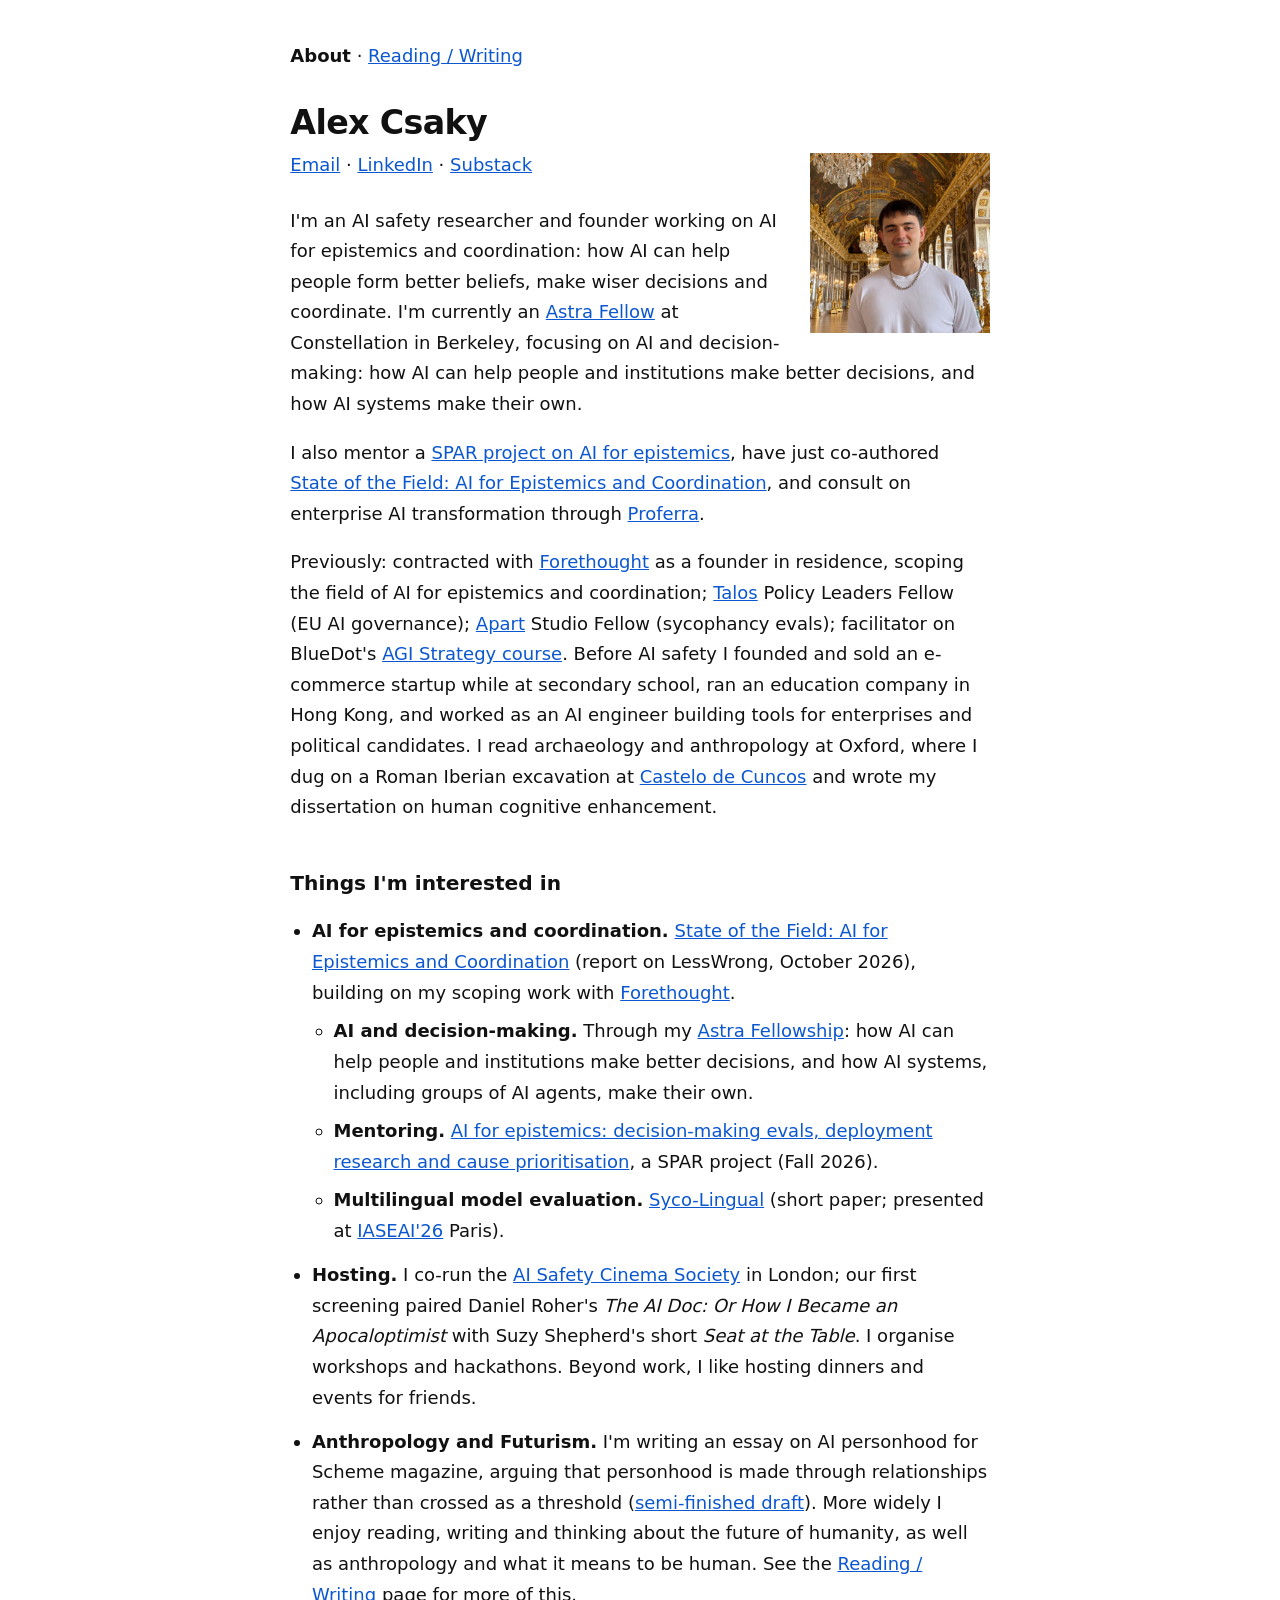
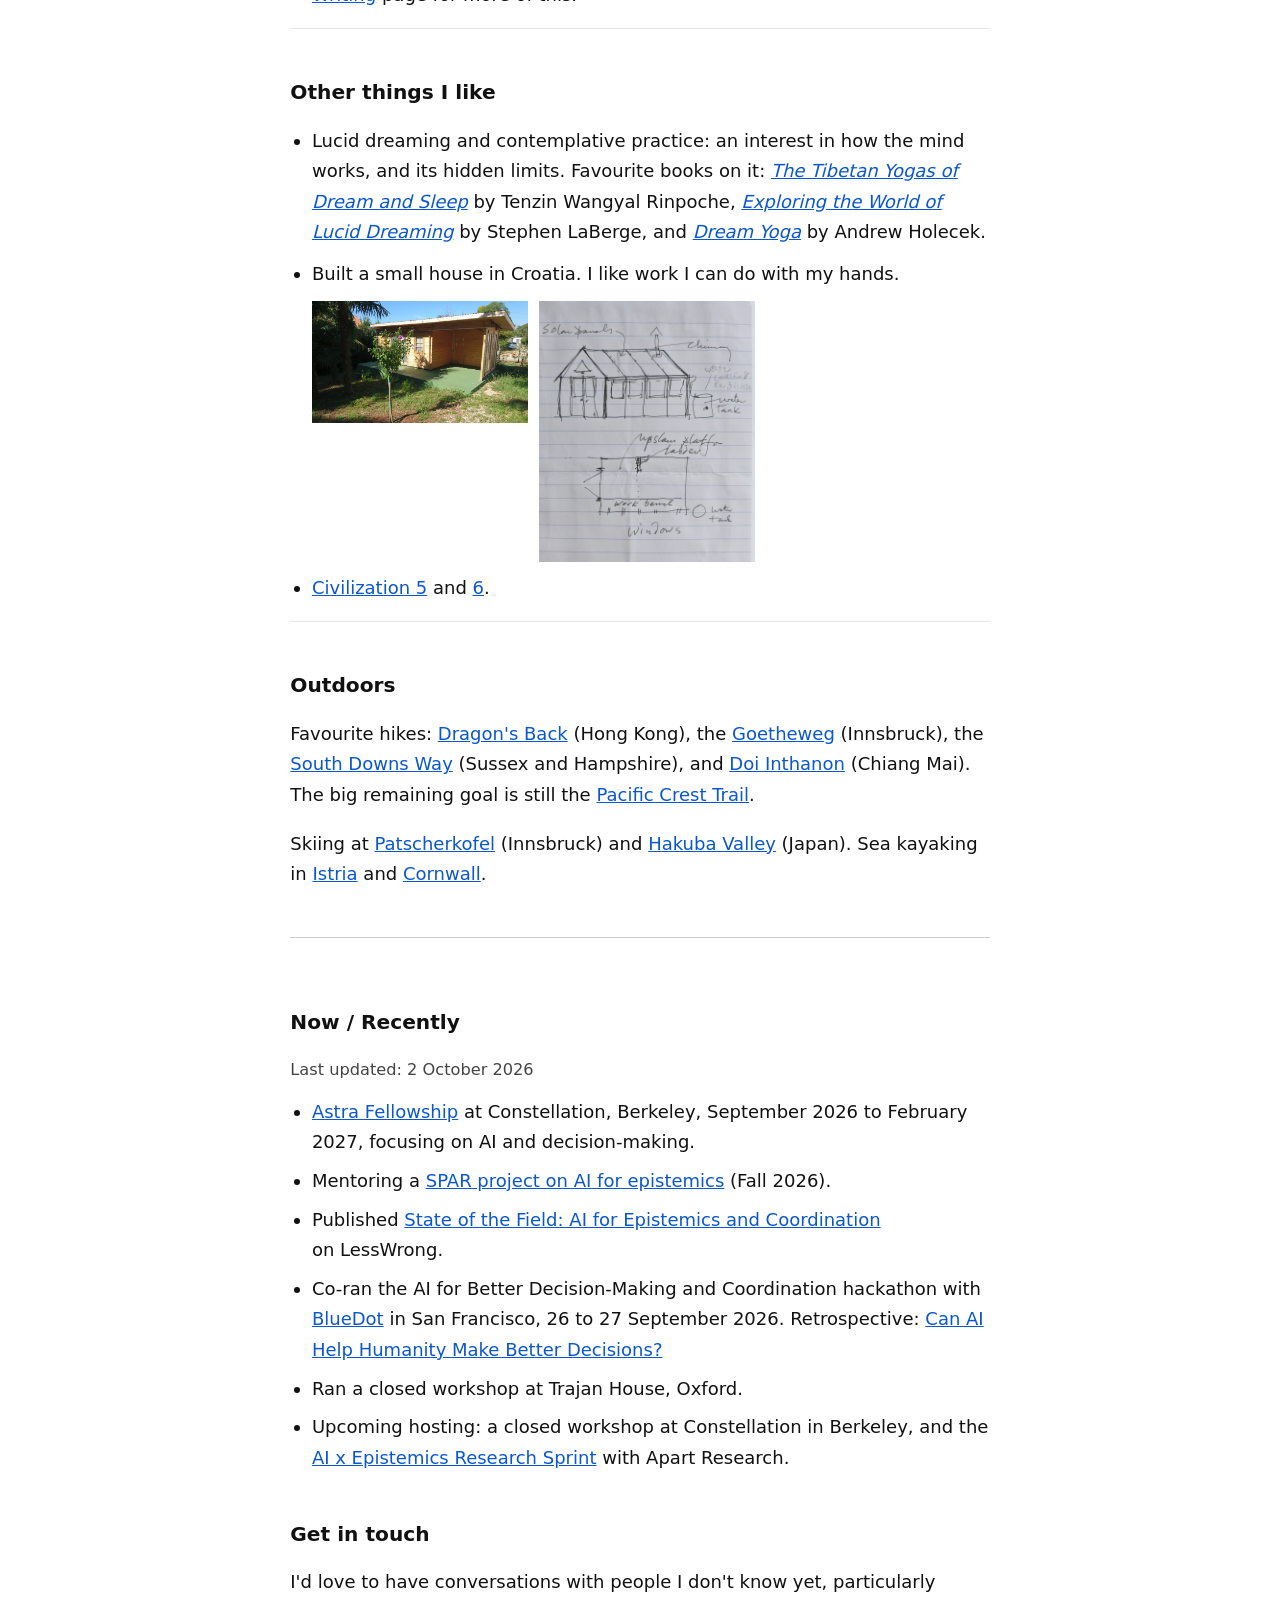
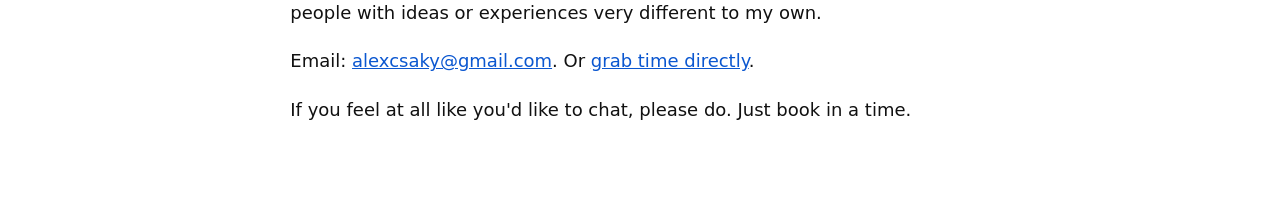
<file: index.html>
<!DOCTYPE html>
<html lang="en-GB">
<head>
  <meta charset="utf-8">
  <meta name="viewport" content="width=device-width, initial-scale=1">
  <title>Alex Csaky - AI safety, epistemics, founder</title>
  <meta name="description" content="Alex Csaky is an AI safety researcher and founder working on AI for epistemics and coordination: how AI can help people form better beliefs, make wiser decisions and coordinate. Astra Fellow, currently focused on AI and decision-making.">
  <link rel="canonical" href="https://alexcsaky.com/">
  <link rel="icon" href="/favicon.svg" type="image/svg+xml">
  <link rel="stylesheet" href="/style.css">
  <link rel="alternate" type="text/plain" href="/llms-full.txt">
  <link rel="describedby" href="/llms.txt">
  <meta property="og:title" content="Alex Csaky - AI safety, epistemics, founder">
  <meta property="og:description" content="AI safety researcher and founder working on AI for epistemics and coordination: how AI can help people form better beliefs, make wiser decisions and coordinate. Astra Fellow, currently focused on AI and decision-making.">
  <meta property="og:url" content="https://alexcsaky.com/">
  <meta property="og:type" content="profile">
  <meta property="og:locale" content="en_GB">
  <meta property="og:site_name" content="Alex Csaky">
  <meta property="profile:first_name" content="Alex">
  <meta property="profile:last_name" content="Csaky">
  <meta property="og:image" content="https://alexcsaky.com/alex.jpg">
  <meta name="twitter:card" content="summary_large_image">
  <meta name="twitter:title" content="Alex Csaky - AI safety, epistemics, founder">
  <meta name="twitter:description" content="AI safety researcher and founder working on AI for epistemics and coordination: how AI can help people form better beliefs, make wiser decisions and coordinate. Astra Fellow, currently focused on AI and decision-making.">
  <meta name="twitter:image" content="https://alexcsaky.com/alex.jpg">
  <script type="application/ld+json">
  {
    "@context": "https://schema.org",
    "@graph": [
      {
        "@type": "WebSite",
        "@id": "https://alexcsaky.com/#website",
        "url": "https://alexcsaky.com/",
        "name": "Alex Csaky",
        "inLanguage": "en-GB",
        "dateModified": "2026-10-02",
        "publisher": { "@id": "https://alexcsaky.com/#person" }
      },
      {
        "@type": "Person",
        "@id": "https://alexcsaky.com/#person",
        "name": "Alex Csaky",
        "url": "https://alexcsaky.com/",
        "email": "alexcsaky@gmail.com",
        "image": "https://alexcsaky.com/alex.jpg",
        "jobTitle": "AI safety researcher",
        "description": "AI safety researcher and founder working on AI for epistemics and coordination: how AI can help people form better beliefs, make wiser decisions and coordinate. Astra Fellow, currently focused on AI and decision-making.",
        "dateModified": "2026-10-02",
        "affiliation": [
          {
            "@type": "Organization",
            "name": "Astra Fellowship",
            "url": "https://constellation.org/programs/astra"
          },
          {
            "@type": "Organization",
            "name": "Proferra",
            "url": "https://proferra.org/"
          }
        ],
        "alumniOf": {
          "@type": "CollegeOrUniversity",
          "name": "University of Oxford",
          "url": "https://www.ox.ac.uk/"
        },
        "knowsAbout": [
          "AI safety",
          "AI for epistemics and coordination",
          "AI and decision-making",
          "multilingual model evaluation",
          "anthropology"
        ],
        "sameAs": [
          "https://www.linkedin.com/in/alexcsaky",
          "https://github.com/alexcsaky",
          "https://alexcsaky.substack.com/"
        ]
      },
      {
        "@type": "ScholarlyArticle",
        "@id": "https://alexcsaky.com/#syco-lingual",
        "name": "Syco-Lingual",
        "headline": "Syco-Lingual",
        "url": "https://drive.google.com/file/d/1eiPNwKIuWtGbWlBsFRdoDE4I6Yf7R8FO/view",
        "description": "Short paper on multilingual sycophancy evaluation, presented at IASEAI'26 Paris.",
        "author": { "@id": "https://alexcsaky.com/#person" },
        "about": "multilingual model evaluation"
      },
      {
        "@type": "Report",
        "@id": "https://alexcsaky.com/#state-of-the-field",
        "name": "State of the Field: AI for Epistemics and Coordination",
        "headline": "State of the Field: AI for Epistemics and Coordination",
        "url": "https://www.lesswrong.com/posts/uw8RQ8yjKexnhTw6E/state-of-the-field-ai-for-epistemics-and-coordination",
        "datePublished": "2026-10-02",
        "description": "Report mapping the field of AI for epistemics and coordination, drawing on around 65 interviews with builders, funders and researchers.",
        "author": { "@id": "https://alexcsaky.com/#person" },
        "about": "AI for epistemics and coordination"
      }
    ]
  }
  </script>
</head>
<body>
  <main>
    <nav aria-label="Site">
      <a href="/" aria-current="page">About</a>
      ·
      <a href="/writing">Reading / Writing</a>
    </nav>

    <h1>Alex Csaky</h1>
    <figure class="portrait">
      <img src="/alex.jpg" width="960" height="960" alt="Alex Csaky">
    </figure>
    <p class="contact">
      <a href="mailto:alexcsaky@gmail.com">Email</a>
      ·
      <a rel="me" href="https://www.linkedin.com/in/alexcsaky">LinkedIn</a>
      ·
      <a rel="me" href="https://alexcsaky.substack.com/">Substack</a>
    </p>

    <p>I'm an AI safety researcher and founder working on AI for epistemics and coordination: how AI can help people form better beliefs, make wiser decisions and coordinate. I'm currently an <a href="https://constellation.org/programs/astra">Astra Fellow</a> at Constellation in Berkeley, focusing on AI and decision-making: how AI can help people and institutions make better decisions, and how AI systems make their own.</p>

    <p>I also mentor a <a href="https://sparai.org/projects/f26/rec9Oet0sZQOusVbi/">SPAR project on AI for epistemics</a>, have just co-authored <a href="https://www.lesswrong.com/posts/uw8RQ8yjKexnhTw6E/state-of-the-field-ai-for-epistemics-and-coordination">State of the Field: AI for Epistemics and Coordination</a>, and consult on enterprise AI transformation through <a href="https://proferra.org/">Proferra</a>.</p>

    <p>Previously: contracted with <a href="https://www.forethought.org/">Forethought</a> as a founder in residence, scoping the field of AI for epistemics and coordination; <a href="https://www.talosnetwork.org/">Talos</a> Policy Leaders Fellow (EU AI governance); <a href="https://apartresearch.com/">Apart</a> Studio Fellow (sycophancy evals); facilitator on BlueDot's <a href="https://bluedot.org/courses/agi-strategy">AGI Strategy course</a>. Before AI safety I founded and sold an e-commerce startup while at secondary school, ran an education company in Hong Kong, and worked as an AI engineer building tools for enterprises and political candidates. I read archaeology and anthropology at Oxford, where I dug on a Roman Iberian excavation at <a href="https://www.castelodecuncosproject.com/">Castelo de Cuncos</a> and wrote my dissertation on human cognitive enhancement.</p>

    <h2>Things I'm interested in</h2>
    <ul class="receipts">
      <li>
        <strong>AI for epistemics and coordination.</strong>
        <a href="https://www.lesswrong.com/posts/uw8RQ8yjKexnhTw6E/state-of-the-field-ai-for-epistemics-and-coordination">State of the Field: AI for Epistemics and Coordination</a>
        (report on LessWrong, October 2026), building on my scoping work with <a href="https://www.forethought.org/">Forethought</a>.
        <ul>
          <li>
            <strong>AI and decision-making.</strong>
            Through my <a href="https://constellation.org/programs/astra">Astra Fellowship</a>: how AI can help people and institutions make better decisions, and how AI systems, including groups of AI agents, make their own.
          </li>
          <li>
            <strong>Mentoring.</strong>
            <a href="https://sparai.org/projects/f26/rec9Oet0sZQOusVbi/">AI for epistemics: decision-making evals, deployment research and cause prioritisation</a>, a SPAR project (Fall 2026).
          </li>
          <li>
            <strong>Multilingual model evaluation.</strong>
            <a href="https://drive.google.com/file/d/1eiPNwKIuWtGbWlBsFRdoDE4I6Yf7R8FO/view">Syco-Lingual</a>
            (short paper; presented at
            <a href="https://www.iaseai.org/">IASEAI'26</a> Paris).
          </li>
        </ul>
      </li>
      <li>
        <strong>Hosting.</strong>
        I co-run the <a href="https://luma.com/kp2cff0u">AI Safety Cinema Society</a> in London; our first screening paired Daniel Roher's <em>The AI Doc: Or How I Became an Apocaloptimist</em> with Suzy Shepherd's short <em>Seat at the Table</em>. I organise workshops and hackathons. Beyond work, I like hosting dinners and events for friends.
      </li>
      <li>
        <strong>Anthropology and Futurism.</strong>
        I'm writing an essay on AI personhood for Scheme magazine, arguing that personhood is made through relationships rather than crossed as a threshold
        (<a href="https://docs.google.com/document/d/1YOCFeEOWer5-YHvAE5T7p64CQtV5vrJy/edit?usp=sharing">semi-finished draft</a>).
        More widely I enjoy reading, writing and thinking about the future of humanity, as well as anthropology and what it means to be human. See the <a href="/writing">Reading / Writing</a> page for more of this.
      </li>
    </ul>

    <section class="texture" aria-labelledby="other-things">
      <h2 id="other-things">Other things I like</h2>
      <ul>
        <li>
          Lucid dreaming and contemplative practice: an interest in how the mind works, and its hidden limits.
          Favourite books on it:
          <a href="https://www.penguinrandomhouse.com/books/224291/the-tibetan-yogas-of-dream-and-sleep-by-tenzin-wangyal-rinpoche/"><em>The Tibetan Yogas of Dream and Sleep</em></a> by Tenzin Wangyal Rinpoche,
          <a href="https://www.penguinrandomhouse.com/books/96900/exploring-the-world-of-lucid-dreaming-by-stephen-laberge-phd-and-howard-rheingold/"><em>Exploring the World of Lucid Dreaming</em></a> by Stephen LaBerge,
          and <a href="https://www.soundstrue.com/products/dream-yoga"><em>Dream Yoga</em></a> by Andrew Holecek.
        </li>
        <li>
          Built a small house in Croatia. I like work I can do with my hands.
          <figure class="house">
            <img src="/house.jpg" width="1496" height="842" alt="Small wooden house in Croatia, with a porch and a young tree in flower">
            <img src="/sketch.jpg" width="900" height="1088" alt="Notebook sketch of the house: perspective drawing and floor plan, with solar panels, chimney, and water tank">
          </figure>
        </li>
        <li>
          <a href="https://en.wikipedia.org/wiki/Civilization_V">Civilization 5</a>
          and
          <a href="https://en.wikipedia.org/wiki/Civilization_VI">6</a>.
        </li>
      </ul>
    </section>

    <section class="texture" aria-labelledby="outdoors">
      <h2 id="outdoors">Outdoors</h2>
      <p>
        Favourite hikes:
        <a href="https://en.wikipedia.org/wiki/Dragon%27s_Back">Dragon's Back</a> (Hong Kong),
        the <a href="https://nordkette.com/en/hiking-trails/the-goetheweg/">Goetheweg</a> (Innsbruck),
        the <a href="https://www.nationaltrail.co.uk/en_GB/trails/south-downs-way/">South Downs Way</a> (Sussex and Hampshire),
        and <a href="https://en.wikipedia.org/wiki/Doi_Inthanon">Doi Inthanon</a> (Chiang Mai).
        The big remaining goal is still the <a href="https://www.pcta.org/">Pacific Crest Trail</a>.
      </p>
      <p>
        Skiing at <a href="https://en.wikipedia.org/wiki/Patscherkofel">Patscherkofel</a> (Innsbruck) and
        <a href="https://www.hakubavalley.com/">Hakuba Valley</a> (Japan).
        Sea kayaking in <a href="https://en.wikipedia.org/wiki/Istria">Istria</a> and
        <a href="https://en.wikipedia.org/wiki/Cornwall">Cornwall</a>.
      </p>
    </section>

    <section id="now" aria-labelledby="now-heading">
      <h2 id="now-heading">Now / Recently</h2>
      <p class="updated">Last updated: <time datetime="2026-10-02">2 October 2026</time></p>
      <ul>
        <li>
          <a href="https://constellation.org/programs/astra">Astra Fellowship</a>
          at Constellation, Berkeley, September 2026 to February 2027, focusing on AI and decision-making.
        </li>
        <li>Mentoring a <a href="https://sparai.org/projects/f26/rec9Oet0sZQOusVbi/">SPAR project on AI for epistemics</a> (Fall 2026).</li>
        <li>
          Published <a href="https://www.lesswrong.com/posts/uw8RQ8yjKexnhTw6E/state-of-the-field-ai-for-epistemics-and-coordination">State of the Field: AI for Epistemics and Coordination</a> on LessWrong.
        </li>
        <li>
          Co-ran the AI for Better Decision-Making and Coordination hackathon with <a href="https://bluedot.org/">BlueDot</a> in San Francisco, 26 to 27 September 2026. Retrospective: <a href="https://blog.bluedot.org/p/can-ai-help-humanity-make-better">Can AI Help Humanity Make Better Decisions?</a>
        </li>
        <li>Ran a closed workshop at Trajan House, Oxford.</li>
        <li>Upcoming hosting: a closed workshop at Constellation in Berkeley, and the <a href="https://apartresearch.com/sprints/ai-x-epistemics-research-sprint-2026-11-13-to-2026-11-15">AI x Epistemics Research Sprint</a> with Apart Research.</li>
      </ul>
    </section>

    <section id="contact" aria-labelledby="contact-heading">
      <h2 id="contact-heading">Get in touch</h2>
      <p>I'd love to have conversations with people I don't know yet, particularly people with ideas or experiences very different to my own.</p>
      <p>
        Email:
        <a href="mailto:alexcsaky@gmail.com">alexcsaky@gmail.com</a>.
        Or <a href="https://calendly.com/alexcsaky/chat">grab time directly</a>.
      </p>
      <p>If you feel at all like you'd like to chat, please do. Just book in a time.</p>
    </section>
  </main>
</body>
</html>
</file>
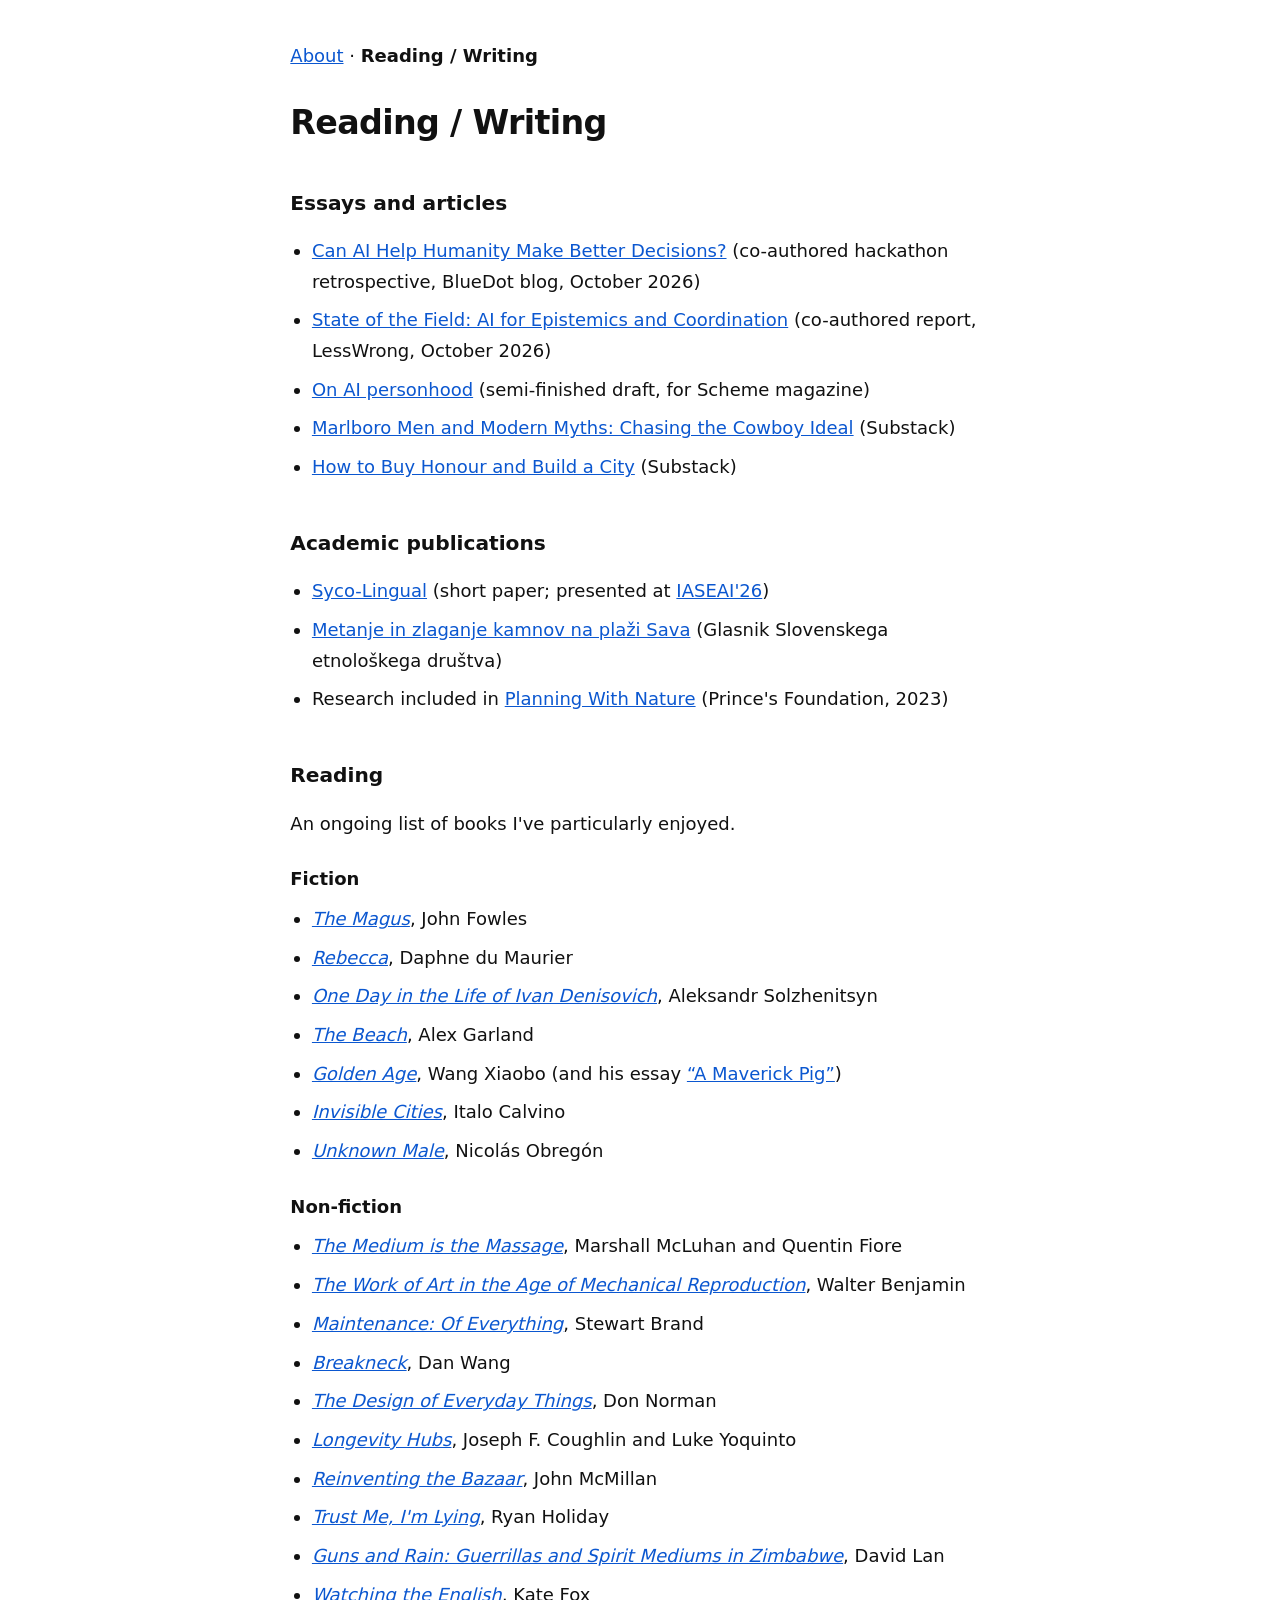
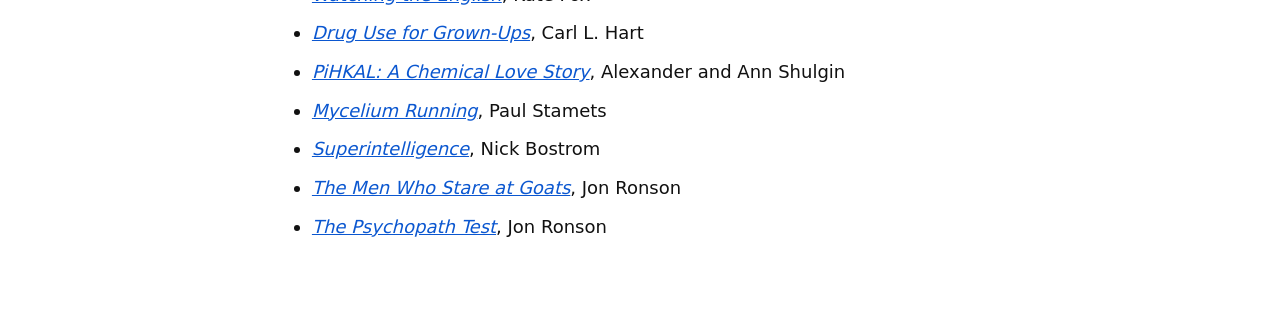
<file: writing.html>
<!DOCTYPE html>
<html lang="en-GB">
<head>
  <meta charset="utf-8">
  <meta name="viewport" content="width=device-width, initial-scale=1">
  <title>Reading / Writing - Alex Csaky</title>
  <meta name="description" content="Essays, academic publications, and books that matter to Alex Csaky.">
  <link rel="canonical" href="https://alexcsaky.com/writing">
  <link rel="icon" href="/favicon.svg" type="image/svg+xml">
  <link rel="stylesheet" href="/style.css">
  <link rel="alternate" type="text/plain" href="/llms-full.txt">
  <link rel="describedby" href="/llms.txt">
  <meta property="og:title" content="Reading / Writing - Alex Csaky">
  <meta property="og:description" content="Essays, academic publications, and books that matter to Alex Csaky.">
  <meta property="og:url" content="https://alexcsaky.com/writing">
  <meta property="og:type" content="website">
  <meta property="og:locale" content="en_GB">
  <meta property="og:site_name" content="Alex Csaky">
  <meta property="og:image" content="https://alexcsaky.com/alex.jpg">
  <meta name="twitter:card" content="summary_large_image">
  <meta name="twitter:title" content="Reading / Writing - Alex Csaky">
  <meta name="twitter:description" content="Essays, academic publications, and books that matter to Alex Csaky.">
  <meta name="twitter:image" content="https://alexcsaky.com/alex.jpg">
  <script type="application/ld+json">
  {
    "@context": "https://schema.org",
    "@type": "CollectionPage",
    "@id": "https://alexcsaky.com/writing#page",
    "name": "Reading / Writing",
    "url": "https://alexcsaky.com/writing",
    "description": "Essays, academic publications, and books that matter to Alex Csaky.",
    "inLanguage": "en-GB",
    "dateModified": "2026-10-02",
    "isPartOf": {
      "@type": "WebSite",
      "@id": "https://alexcsaky.com/#website",
      "url": "https://alexcsaky.com/",
      "name": "Alex Csaky"
    },
    "author": {
      "@type": "Person",
      "@id": "https://alexcsaky.com/#person",
      "name": "Alex Csaky",
      "url": "https://alexcsaky.com/"
    }
  }
  </script>
</head>
<body>
  <main>
    <nav aria-label="Site">
      <a href="/">About</a>
      ·
      <a href="/writing" aria-current="page">Reading / Writing</a>
    </nav>

    <h1>Reading / Writing</h1>

    <h2>Essays and articles</h2>
    <ul>
      <li>
        <a href="https://blog.bluedot.org/p/can-ai-help-humanity-make-better">Can AI Help Humanity Make Better Decisions?</a>
        (co-authored hackathon retrospective, BlueDot blog, October 2026)
      </li>
      <li>
        <a href="https://www.lesswrong.com/posts/uw8RQ8yjKexnhTw6E/state-of-the-field-ai-for-epistemics-and-coordination">State of the Field: AI for Epistemics and Coordination</a>
        (co-authored report, LessWrong, October 2026)
      </li>
      <li>
        <a href="https://docs.google.com/document/d/1YOCFeEOWer5-YHvAE5T7p64CQtV5vrJy/edit?usp=sharing">On AI personhood</a>
        (semi-finished draft, for Scheme magazine)
      </li>
      <li>
        <a href="https://alexcsaky.substack.com/p/marlboro-men-and-modern-myths-chasing">Marlboro Men and Modern Myths: Chasing the Cowboy Ideal</a>
        (Substack)
      </li>
      <li>
        <a href="https://graduand.substack.com/p/how-to-buy-honour-and-build-a-city">How to Buy Honour and Build a City</a>
        (Substack)
      </li>
    </ul>

    <h2>Academic publications</h2>
    <ul>
      <li>
        <a href="https://drive.google.com/file/d/1eiPNwKIuWtGbWlBsFRdoDE4I6Yf7R8FO/view">Syco-Lingual</a>
        (short paper; presented at
        <a href="https://www.iaseai.org/">IASEAI'26</a>)
      </li>
      <li>
        <a href="https://cdn2.domdesign.com/users/SEDDrustvo/Site/sites/sed-drustvo.si/modules/Domino/Files/glasnik-slovenskega-etnoloskega-drustva-65-1-2025-2.pdf">Metanje in zlaganje kamnov na plaži Sava</a>
        (Glasnik Slovenskega etnološkega društva)
      </li>
      <li>
        Research included in
        <a href="https://princesfoundation.uk/wp-content/uploads/2023/09/Planning-With-Nature_Digital-Report.pdf">Planning With Nature</a>
        (Prince's Foundation, 2023)
      </li>
    </ul>

    <h2>Reading</h2>
    <p>An ongoing list of books I've particularly enjoyed.</p>
    <h3>Fiction</h3>
    <ul>
      <li><a href="https://en.wikipedia.org/wiki/The_Magus_(novel)"><em>The Magus</em></a>, John Fowles</li>
      <li><a href="https://en.wikipedia.org/wiki/Rebecca_(novel)"><em>Rebecca</em></a>, Daphne du Maurier</li>
      <li><a href="https://en.wikipedia.org/wiki/One_Day_in_the_Life_of_Ivan_Denisovich"><em>One Day in the Life of Ivan Denisovich</em></a>, Aleksandr Solzhenitsyn</li>
      <li><a href="https://en.wikipedia.org/wiki/The_Beach_(novel)"><em>The Beach</em></a>, Alex Garland</li>
      <li><a href="https://www.penguinrandomhouse.com/books/652109/golden-age-by-wang-xiaobo/"><em>Golden Age</em></a>, Wang Xiaobo (and his essay <a href="https://www.penguin.co.uk/books/469365/the-maverick-pig-by-xiaobo-wang/9780241747315">“A Maverick Pig”</a>)</li>
      <li><a href="https://en.wikipedia.org/wiki/Invisible_Cities"><em>Invisible Cities</em></a>, Italo Calvino</li>
      <li><a href="https://www.penguin.co.uk/books/308127/unknown-male-by-obregon-nicolas/9781405940252"><em>Unknown Male</em></a>, Nicolás Obregón</li>
    </ul>
    <h3>Non-fiction</h3>
    <ul>
      <li><a href="https://en.wikipedia.org/wiki/The_Medium_Is_the_Massage"><em>The Medium is the Massage</em></a>, Marshall McLuhan and Quentin Fiore</li>
      <li><a href="https://en.wikipedia.org/wiki/The_Work_of_Art_in_the_Age_of_Mechanical_Reproduction"><em>The Work of Art in the Age of Mechanical Reproduction</em></a>, Walter Benjamin</li>
      <li><a href="https://books.worksinprogress.co/"><em>Maintenance: Of Everything</em></a>, Stewart Brand</li>
      <li><a href="https://en.wikipedia.org/wiki/Breakneck:_China%27s_Quest_to_Engineer_the_Future"><em>Breakneck</em></a>, Dan Wang</li>
      <li><a href="https://en.wikipedia.org/wiki/The_Design_of_Everyday_Things"><em>The Design of Everyday Things</em></a>, Don Norman</li>
      <li><a href="https://www.penguinrandomhouse.com/books/757139/longevity-hubs-by-edited-by-joseph-f-coughlin-and-luke-yoquinto/"><em>Longevity Hubs</em></a>, Joseph F. Coughlin and Luke Yoquinto</li>
      <li><a href="https://wwnorton.com/books/9780393322026"><em>Reinventing the Bazaar</em></a>, John McMillan</li>
      <li><a href="https://en.wikipedia.org/wiki/Trust_Me,_I%27m_Lying"><em>Trust Me, I'm Lying</em></a>, Ryan Holiday</li>
      <li><a href="https://www.ucpress.edu/book/9780520053472/guns-and-rain"><em>Guns and Rain: Guerrillas and Spirit Mediums in Zimbabwe</em></a>, David Lan</li>
      <li><a href="https://en.wikipedia.org/wiki/Watching_the_English"><em>Watching the English</em></a>, Kate Fox</li>
      <li><a href="https://en.wikipedia.org/wiki/Drug_Use_for_Grown-Ups"><em>Drug Use for Grown-Ups</em></a>, Carl L. Hart</li>
      <li><a href="https://en.wikipedia.org/wiki/PiHKAL"><em>PiHKAL: A Chemical Love Story</em></a>, Alexander and Ann Shulgin</li>
      <li><a href="https://www.penguinrandomhouse.com/books/196974/mycelium-running-by-paul-stamets/"><em>Mycelium Running</em></a>, Paul Stamets</li>
      <li><a href="https://en.wikipedia.org/wiki/Superintelligence:_Paths,_Dangers,_Strategies"><em>Superintelligence</em></a>, Nick Bostrom</li>
      <li><a href="https://en.wikipedia.org/wiki/The_Men_Who_Stare_at_Goats"><em>The Men Who Stare at Goats</em></a>, Jon Ronson</li>
      <li><a href="https://en.wikipedia.org/wiki/The_Psychopath_Test"><em>The Psychopath Test</em></a>, Jon Ronson</li>
    </ul>
  </main>
</body>
</html>
</file>
<file: style.css>
*,
*::before,
*::after {
  box-sizing: border-box;
}

html {
  font-size: 112.5%;
}

body {
  margin: 0;
  color: #111;
  background: #fff;
  font-family: system-ui, "Segoe UI", Roboto, Helvetica, Arial, sans-serif;
  line-height: 1.7;
  overflow-wrap: break-word;
}

main {
  max-width: 65ch;
  margin: 0 auto;
  padding: 2.25rem 1.25rem 4rem;
}

nav {
  margin-bottom: 1.75rem;
}

nav a[aria-current="page"] {
  color: inherit;
  text-decoration: none;
  font-weight: 600;
}

h1,
h2,
h3 {
  text-wrap: balance;
}

h1 {
  font-size: 1.85rem;
  font-weight: 650;
  letter-spacing: -0.02em;
  line-height: 1.2;
  margin: 0 0 0.4rem;
}

h2 {
  font-size: 1.12rem;
  font-weight: 650;
  margin: 2.4rem 0 0.9rem;
  clear: both;
}

h3 {
  font-size: 1rem;
  font-weight: 650;
  margin: 1.4rem 0 0.5rem;
}

p,
ul {
  margin: 0 0 1rem;
  text-wrap: pretty;
}

ul {
  padding-left: 1.2rem;
}

li + li {
  margin-top: 0.45rem;
}

.receipts > li {
  margin-top: 0.75rem;
}

.receipts ul {
  margin: 0.45rem 0 0;
}

.texture {
  border-top: 1px solid #e6e6e6;
  padding-top: 0.15rem;
}

.texture li {
  margin-top: 0.6rem;
}

.contact {
  margin: 0 0 1.4rem;
}

a {
  color: #0b57d0;
}

a:visited {
  color: #5b21b6;
}

a:hover {
  text-decoration-thickness: 2px;
}

a:focus-visible {
  outline: 2px solid #111;
  outline-offset: 2px;
}

.placeholder {
  background: #fff3bf;
}

#now {
  margin-top: 2.6rem;
  padding-top: 1.35rem;
  border-top: 1px solid #ccc;
}

.updated {
  color: #444;
  font-size: 0.9rem;
  margin-bottom: 0.75rem;
}

#contact {
  margin-top: 2.4rem;
}

footer {
  margin-top: 3rem;
  color: #666;
  font-size: 0.85rem;
}

.portrait {
  margin: 0 0 1.25rem;
  padding: 0;
}

.portrait img {
  display: block;
  width: 10rem;
  height: auto;
}

.house {
  display: flex;
  flex-wrap: wrap;
  align-items: flex-start;
  gap: 0.6rem;
  margin: 0.65rem 0 0;
  padding: 0;
}

.house img {
  display: block;
  width: 12rem;
  height: auto;
}

@media (min-width: 52rem) {
  .portrait {
    float: right;
    margin: 0.2rem 0 1rem 1.4rem;
  }
}
</file>
